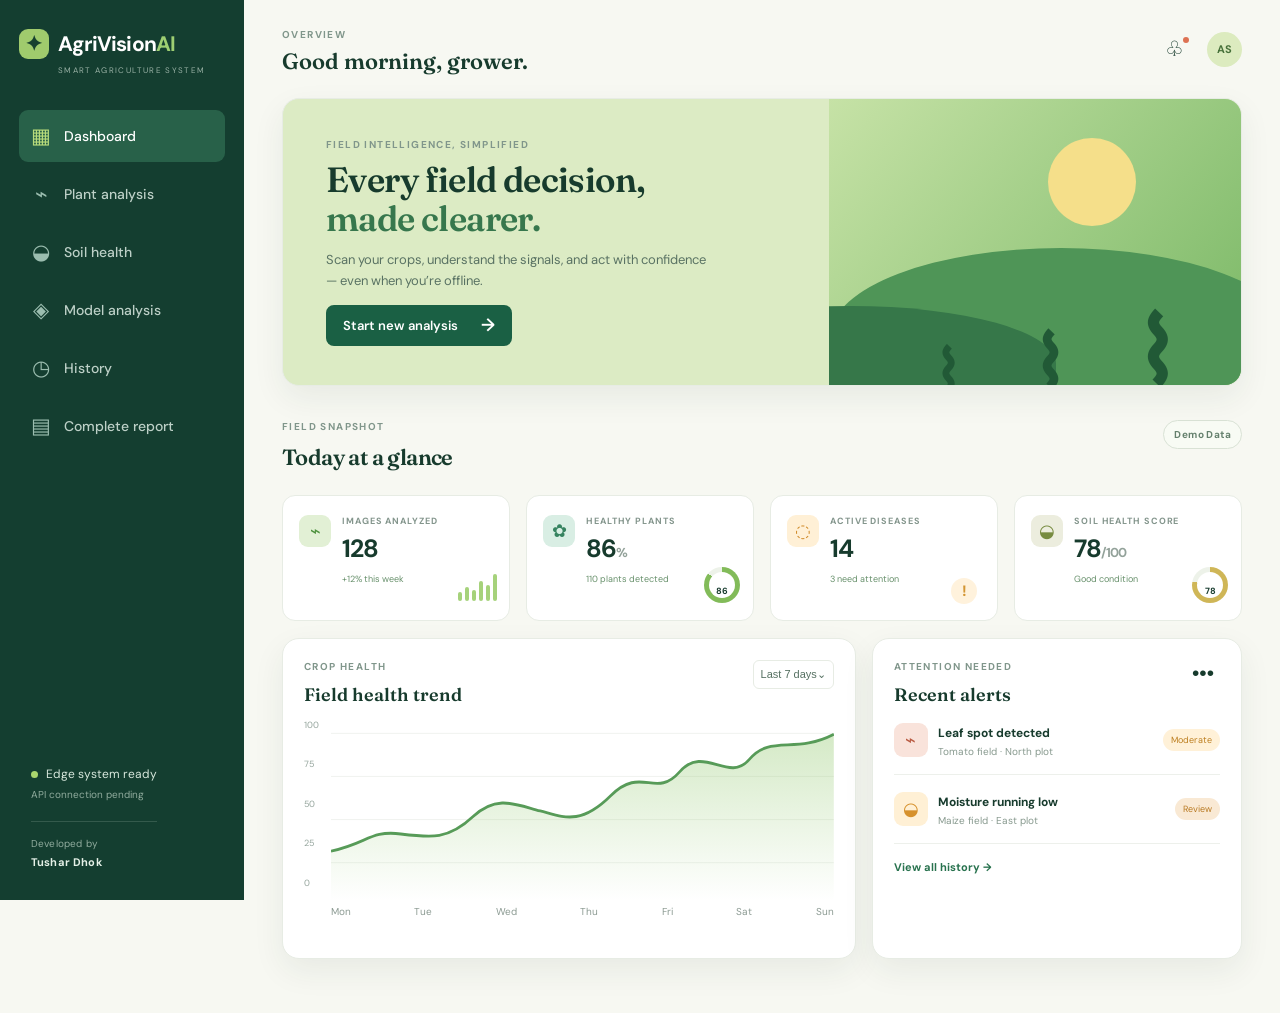
<file: index.html>
<!doctype html>
<html lang="en">
  <head>
    <meta charset="UTF-8" />
    <meta name="viewport" content="width=device-width, initial-scale=1.0" />
    <title>AgriVision AI — Smart Agriculture Analysis</title>
    <link rel="preconnect" href="https://fonts.googleapis.com" />
    <link rel="preconnect" href="https://fonts.gstatic.com" crossorigin />
    <link href="https://fonts.googleapis.com/css2?family=DM+Sans:wght@400;500;600;700&family=Fraunces:opsz,wght@9..144,600;9..144,700&display=swap" rel="stylesheet" />
    <link rel="stylesheet" href="styles.css" />
  </head>
  <body>
    <div class="app-shell">
      <aside class="sidebar">
        <a class="brand" href="#dashboard"><span class="brand-mark">✦</span><span>AgriVision<span>AI</span></span></a>
        <p class="brand-sub">SMART AGRICULTURE SYSTEM</p>
        <nav class="nav" aria-label="Main navigation">
          <a class="nav-link active" href="#dashboard" data-page="dashboard"><i>▦</i> Dashboard</a>
          <a class="nav-link" href="#plant-analysis" data-page="plant-analysis"><i>⌁</i> Plant analysis</a>
          <a class="nav-link" href="#soil-analysis" data-page="soil-analysis"><i>◒</i> Soil health</a>
          <a class="nav-link" href="#models" data-page="models"><i>◈</i> Model analysis</a>
          <a class="nav-link" href="#history" data-page="history"><i>◷</i> History</a>
          <a class="nav-link" href="#report" data-page="report"><i>▤</i> Complete report</a>
        </nav>
        <div class="sidebar-foot"><span class="live-dot"></span> Edge system ready<br><small>API connection pending</small><div class="developer-credit">Developed by <b>Tushar Dhok</b></div></div>
      </aside>

      <main class="main-content">
        <header class="topbar">
          <button class="menu-btn" aria-label="Open menu">☰</button>
          <div class="crumb"><span id="page-kicker">OVERVIEW</span><h1 id="page-title">Good morning, grower.</h1></div>
          <div class="top-actions"><button class="icon-btn" aria-label="Notifications">♧<b></b></button><div class="avatar">AS</div></div>
        </header>

        <section class="page active" id="dashboard">
          <div class="hero panel"><div><p class="eyebrow">FIELD INTELLIGENCE, SIMPLIFIED</p><h2>Every field decision,<br><em>made clearer.</em></h2><p>Scan your crops, understand the signals, and act with confidence — even when you’re offline.</p><a class="primary-btn" href="#plant-analysis" data-go="plant-analysis">Start new analysis <span>→</span></a></div><div class="hero-art" aria-hidden="true"><div class="sun"></div><div class="hill h1"></div><div class="hill h2"></div><div class="plant p1">⌇</div><div class="plant p2">⌇</div><div class="plant p3">⌇</div></div></div>
          <div class="section-heading"><div><p class="eyebrow">FIELD SNAPSHOT</p><h2>Today at a glance</h2></div><span class="demo-pill">Demo Data</span></div>
          <div class="metrics-grid">
            <article class="metric-card"><span class="metric-icon green">⌁</span><div><small>IMAGES ANALYZED</small><strong>128</strong><em>+12% this week</em></div><div class="spark"><span></span><span></span><span></span><span></span><span></span><span></span></div></article>
            <article class="metric-card"><span class="metric-icon mint">✿</span><div><small>HEALTHY PLANTS</small><strong>86<span>%</span></strong><em>110 plants detected</em></div><div class="mini-ring good">86</div></article>
            <article class="metric-card"><span class="metric-icon amber">◌</span><div><small>ACTIVE DISEASES</small><strong>14</strong><em>3 need attention</em></div><div class="warn-mark">!</div></article>
            <article class="metric-card"><span class="metric-icon earth">◒</span><div><small>SOIL HEALTH SCORE</small><strong>78<span>/100</span></strong><em>Good condition</em></div><div class="mini-ring soil">78</div></article>
          </div>
          <div class="dashboard-grid">
            <article class="panel chart-panel"><div class="card-head"><div><p class="eyebrow">CROP HEALTH</p><h3>Field health trend</h3></div><button class="small-select">Last 7 days⌄</button></div><div class="line-chart"><div class="y-labels"><span>100</span><span>75</span><span>50</span><span>25</span><span>0</span></div><svg viewBox="0 0 620 190" preserveAspectRatio="none" aria-label="Crop health chart"><defs><linearGradient id="area" x1="0" x2="0" y1="0" y2="1"><stop stop-color="#8fc76a" stop-opacity=".38"/><stop offset="1" stop-color="#8fc76a" stop-opacity="0"/></linearGradient></defs><path class="gridline" d="M0 15H620M0 60H620M0 105H620M0 150H620"/><path class="area" d="M0 138 C45 130,48 116,86 120 S145 126,175 102 S230 90,258 96 S307 112,345 80 S400 84,430 55 S490 68,516 42 S572 37,620 16 V190 H0Z"/><path class="line" d="M0 138 C45 130,48 116,86 120 S145 126,175 102 S230 90,258 96 S307 112,345 80 S400 84,430 55 S490 68,516 42 S572 37,620 16"/></svg><div class="x-labels"><span>Mon</span><span>Tue</span><span>Wed</span><span>Thu</span><span>Fri</span><span>Sat</span><span>Sun</span></div></div></article>
            <article class="panel alert-panel"><div class="card-head"><div><p class="eyebrow">ATTENTION NEEDED</p><h3>Recent alerts</h3></div><button class="more">•••</button></div><div class="alert-item"><span class="alert-icon red">⌁</span><div><b>Leaf spot detected</b><p>Tomato field · North plot</p></div><span class="tag moderate">Moderate</span></div><div class="alert-item"><span class="alert-icon yellow">◒</span><div><b>Moisture running low</b><p>Maize field · East plot</p></div><span class="tag watch">Review</span></div><a class="text-link" href="#history" data-go="history">View all history →</a></article>
          </div>
        </section>

        <section class="page" id="plant-analysis">
          <div class="page-intro"><div><p class="eyebrow">IMAGE INTELLIGENCE</p><h2>Plant & pest analysis</h2><p>Upload a clear leaf image to screen for disease, pests and visible damage.</p></div><span class="demo-pill">Demo mode · No model connected</span></div>
          <div class="analysis-grid"><article class="panel upload-card"><div class="card-head"><div><p class="eyebrow">01 · IMAGE INPUT</p><h3>Capture the field</h3></div></div><label class="dropzone" for="image-upload"><input type="file" accept="image/*" id="image-upload"/><div id="upload-empty"><span class="upload-icon">⌁</span><b>Drop your image here</b><p>or browse from your device</p><small>JPG, PNG or WEBP · up to 10 MB</small></div><img id="image-preview" alt="Plant upload preview"/></label><button id="analyze-image" class="primary-btn wide">Analyze image <span>→</span></button></article>
          <article class="panel result-card" id="image-result"><div class="empty-result"><span>✦</span><h3>Awaiting an image</h3><p>Upload a plant or leaf image to view a demonstration of the analysis workspace.</p></div><div class="result-content hidden"><div class="card-head"><div><p class="eyebrow">02 · DEMO RESULT</p><h3>Leaf Spot detected</h3></div><span class="status-dot">Moderate</span></div><div class="image-result-body"><div class="analyzed-image"><img id="result-image" alt="Analyzed plant"/><span class="box b1"></span><span class="box b2"></span><span class="box-label">Affected region</span></div><div class="prediction-stats"><div><small>CONFIDENCE</small><strong>94%</strong><span class="bar"><i style="width:94%"></i></span></div><div><small>SEVERITY</small><strong>46%</strong><span class="bar amber-bar"><i style="width:46%"></i></span></div><div><small>PLANT STATUS</small><strong>Diseased</strong><p>Moderate intervention needed</p></div></div></div></div></article></div>
          <div class="explain-grid hidden" id="explain-section"><article class="panel"><div class="card-head"><div><p class="eyebrow">03 · EXPLAINABLE AI</p><h3>Why this prediction?</h3></div><span class="demo-pill">Demo Data</span></div><p class="plain-copy">The model found visual patterns resembling <b>Leaf Spot</b>, driven primarily by the color and distribution of damaged areas.</p><div class="factor-list"><div><span>Brown leaf regions</span><div class="factor-track"><i style="width:92%"></i></div><b>High</b></div><div><span>Spot distribution</span><div class="factor-track"><i style="width:68%"></i></div><b>Medium</b></div><div><span>Leaf color variation</span><div class="factor-track"><i style="width:58%"></i></div><b>Medium</b></div><div><span>Healthy green area</span><div class="factor-track muted"><i style="width:28%"></i></div><b>Low</b></div></div></article><article class="panel severity-card"><p class="eyebrow">DISEASE SEVERITY</p><div class="severity-inner"><div class="gauge"><div><strong>46<small>%</small></strong><span>Moderate</span></div></div><div><h3>Moderate severity</h3><p>Early action can help limit spread across the plot.</p><div class="legend"><span><i class="mild"></i>Mild 0–30%</span><span><i class="moderate-dot"></i>Moderate 31–60%</span><span><i class="severe"></i>Severe 61–100%</span></div></div></div></article></div>
        </section>

        <section class="page" id="soil-analysis"><div class="page-intro"><div><p class="eyebrow">FIELD INTELLIGENCE</p><h2>Soil health & crop suitability</h2><p>Combine soil conditions and climate data to understand your field’s potential.</p></div><span class="demo-pill">Demo mode · No model connected</span></div><div class="soil-grid"><article class="panel soil-form-card"><div class="card-head"><div><p class="eyebrow">01 · SOIL INPUTS</p><h3>Describe your field</h3></div></div><form id="soil-form" class="soil-form"><label>Nitrogen (N)<input type="number" value="72" min="0"/><span>kg/ha</span></label><label>Phosphorus (P)<input type="number" value="38" min="0"/><span>kg/ha</span></label><label>Potassium (K)<input type="number" value="46" min="0"/><span>kg/ha</span></label><label>Soil pH<input type="number" value="6.8" step=".1"/><span>pH</span></label><label>Moisture<input type="number" value="54" min="0" max="100"/><span>%</span></label><label>Temperature<input type="number" value="24"/><span>°C</span></label><label>Humidity<input type="number" value="62"/><span>%</span></label><label>Rainfall<input type="number" value="680"/><span>mm</span></label><label class="wide-field">Soil type<select><option>Loamy</option><option>Clay</option><option>Sandy</option><option>Silty</option></select></label><button class="primary-btn wide" type="submit">Analyze soil <span>→</span></button></form></article><article class="panel soil-results" id="soil-results"><div class="empty-result"><span>◒</span><h3>Field data ready</h3><p>Complete the soil form to display a demo health assessment and crop recommendations.</p></div><div class="soil-content hidden"><div class="card-head"><div><p class="eyebrow">02 · DEMO ASSESSMENT</p><h3>Soil health: Good</h3></div><span class="status-dot good-tag">78 / 100</span></div><div class="score-row"><div class="big-score"><strong>78</strong><span>/100</span></div><div><b>Good growing conditions</b><p>Your field is well-balanced overall. Focus on maintaining moisture and phosphorus levels.</p></div></div><div class="nutrient-grid"><div><span>N</span><b>High</b><i class="n-good"></i></div><div><span>P</span><b>Moderate</b><i class="n-mid"></i></div><div><span>K</span><b>Suitable</b><i class="n-good"></i></div><div><span>pH</span><b>Suitable</b><i class="n-good"></i></div></div><div class="suggestion"><span>✦</span><p><b>Suggested action</b> Add a phosphorus-rich organic amendment before the next planting cycle.</p></div></div></article></div><div class="panel crops-panel hidden" id="crops-section"><div class="card-head"><div><p class="eyebrow">03 · CROP SUITABILITY</p><h3>Your best next crop</h3></div><span class="demo-pill">Demo Data</span></div><div class="crop-recommendation"><div class="crop-rank"><span>01</span><div class="crop-icon">🌾</div><div><h3>Wheat <small>Best match</small></h3><p>pH, nitrogen, temperature and moisture align well with wheat growth.</p></div></div><div class="suitability"><b>91%</b><span>SUITABILITY</span><i><em style="width:91%"></em></i></div></div><div class="other-crops"><div><span>02</span><b>Maize</b><p>Strong nutrient match, slightly lower moisture fit.</p><em>84%</em></div><div><span>03</span><b>Rice</b><p>Good climate fit; needs more field moisture.</p><em>68%</em></div></div></div></section>

        <section class="page" id="models"><div class="page-intro"><div><p class="eyebrow">MODEL OBSERVABILITY</p><h2>Model analysis</h2><p>Connect your trained models to monitor quality, performance and explanation outputs.</p></div><button class="outline-btn">Upload model</button></div><div class="model-note"><span>✦</span><p><b>Integration-ready workspace.</b> Replace the sample metrics below when your API endpoints are connected.</p></div><div class="model-grid"><article class="panel model-card"><span class="model-icon">🐛</span><p>OBJECT DETECTION</p><h3>Pest Detection Model</h3><div class="model-score"><b>92.4%</b><span>accuracy</span></div><div class="model-metrics"><span>Precision <b>91%</b></span><span>Recall <b>89%</b></span><span>F1-score <b>90%</b></span></div><a href="#" class="text-link">View metrics →</a></article><article class="panel model-card"><span class="model-icon">🦠</span><p>CLASSIFICATION</p><h3>Plant Disease Model</h3><div class="model-score"><b>94.1%</b><span>accuracy</span></div><div class="model-metrics"><span>Precision <b>93%</b></span><span>Recall <b>92%</b></span><span>F1-score <b>92%</b></span></div><a href="#" class="text-link">View metrics →</a></article><article class="panel model-card"><span class="model-icon">◌</span><p>REGRESSION</p><h3>Disease Severity Model</h3><div class="model-score"><b>89.7%</b><span>accuracy</span></div><div class="model-metrics"><span>MAE <b>4.2</b></span><span>RMSE <b>5.9</b></span><span>R² <b>.87</b></span></div><a href="#" class="text-link">View metrics →</a></article><article class="panel model-card"><span class="model-icon">🌱</span><p>REGRESSION</p><h3>Soil Health Model</h3><div class="model-score"><b>90.8%</b><span>accuracy</span></div><div class="model-metrics"><span>Precision <b>89%</b></span><span>Recall <b>90%</b></span><span>F1-score <b>89%</b></span></div><a href="#" class="text-link">View metrics →</a></article><article class="panel model-card"><span class="model-icon">🌾</span><p>RANKING</p><h3>Crop Suitability Model</h3><div class="model-score"><b>93.2%</b><span>accuracy</span></div><div class="model-metrics"><span>Precision <b>92%</b></span><span>Recall <b>91%</b></span><span>F1-score <b>91%</b></span></div><a href="#" class="text-link">View metrics →</a></article></div></section>

        <section class="page" id="history"><div class="page-intro"><div><p class="eyebrow">ANALYSIS LOG</p><h2>Field history</h2><p>A traceable record of every image and soil assessment.</p></div><button class="outline-btn">Export history</button></div><article class="panel table-panel"><div class="table-wrap"><table><thead><tr><th>Date</th><th>Image</th><th>Disease / Pest</th><th>Confidence</th><th>Severity</th><th>Soil health</th><th>Recommended crop</th><th></th></tr></thead><tbody><tr><td>Today, 10:24</td><td><span class="thumb t1">⌁</span></td><td><b>Leaf Spot</b><small>Disease</small></td><td>94%</td><td><span class="tag moderate">46% · Moderate</span></td><td>78 / 100</td><td>Wheat</td><td>→</td></tr><tr><td>Aug 17, 14:16</td><td><span class="thumb t2">⌁</span></td><td><b>Healthy</b><small>Plant</small></td><td>98%</td><td><span class="tag healthy">None</span></td><td>82 / 100</td><td>Maize</td><td>→</td></tr><tr><td>Aug 15, 09:42</td><td><span class="thumb t3">⌁</span></td><td><b>Aphid</b><small>Pest</small></td><td>87%</td><td><span class="tag watch">Low</span></td><td>74 / 100</td><td>Wheat</td><td>→</td></tr></tbody></table></div></article></section>

        <section class="page" id="report"><div class="report-hero panel"><p class="eyebrow">COMPLETE ANALYSIS REPORT</p><h2>One clear view of<br><em>your field.</em></h2><p>This report brings together the latest crop image, disease explanation, soil assessment and crop recommendation.</p><button id="download-report" class="primary-btn">Download report <span>↓</span></button></div><div class="report-grid"><article class="panel report-summary"><span>⌁</span><p>PLANT HEALTH</p><h3>Leaf Spot</h3><b>94% confidence</b><small>Moderate severity · 46%</small></article><article class="panel report-summary"><span>◒</span><p>SOIL HEALTH</p><h3>Good</h3><b>78 / 100</b><small>Phosphorus needs attention</small></article><article class="panel report-summary"><span>🌾</span><p>TOP CROP MATCH</p><h3>Wheat</h3><b>91% suitable</b><small>Excellent pH & nutrient alignment</small></article></div><article class="panel report-next"><span>✦</span><div><p class="eyebrow">RECOMMENDED NEXT STEP</p><h3>Treat affected tomato leaves and monitor the north plot in 3 days.</h3></div><button class="outline-btn" data-go="plant-analysis">Review analysis</button></article></section>
      </main>
    </div>
    <div class="toast" id="toast">Demo analysis complete — connect an API to use live predictions.</div>
    <script src="app.js"></script>
  </body>
</html>
</file>
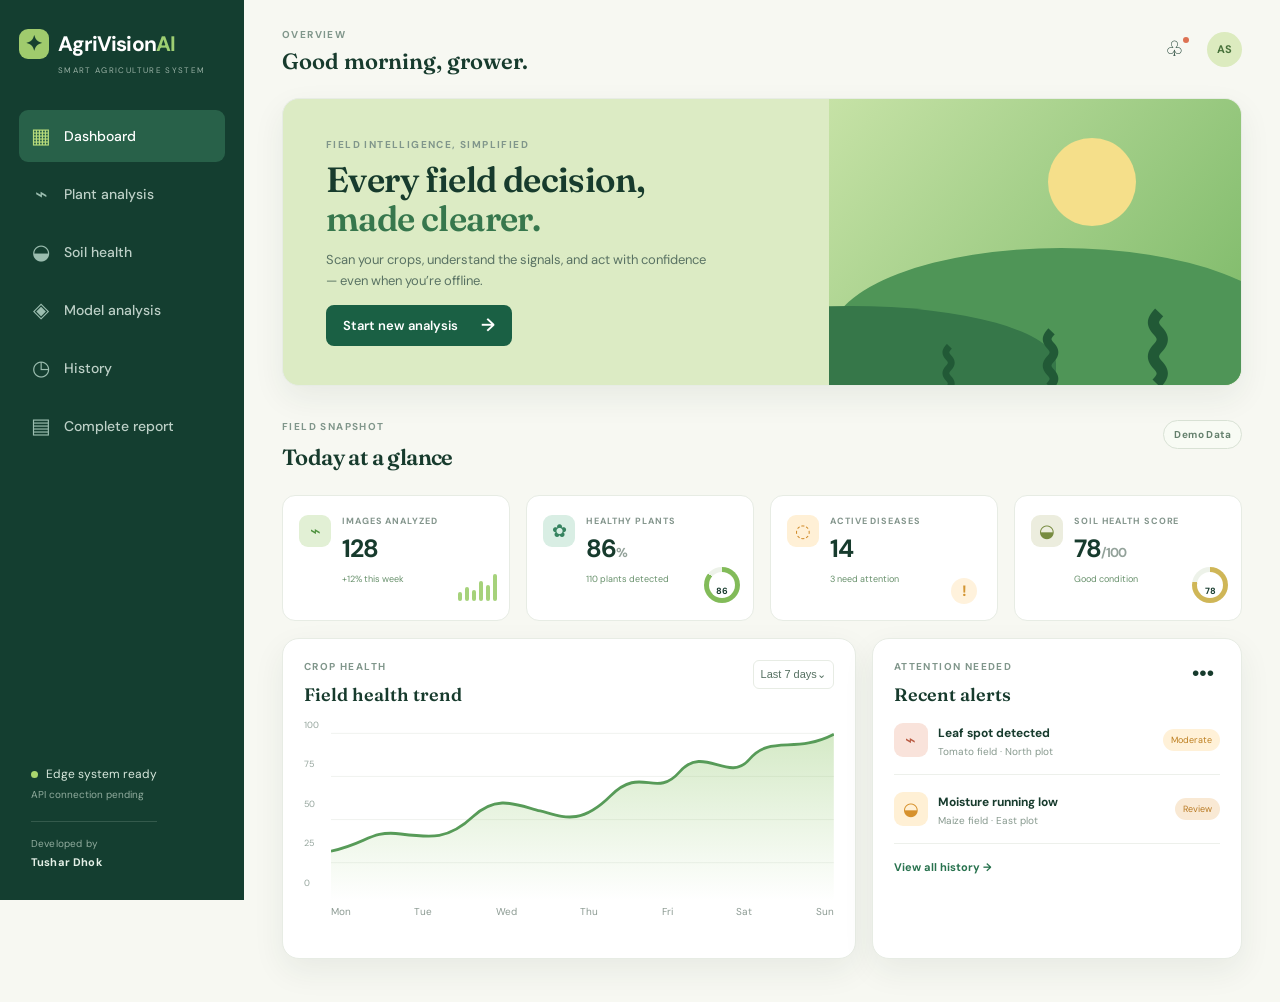
<file: outputs/AgriVisionAI.html>
<!doctype html>
<html lang="en">
  <head>
    <meta charset="utf-8" />
    <meta http-equiv="refresh" content="0; url=../index.html" />
    <title>Open AgriVision AI</title>
  </head>
  <body>
    <p>Opening <a href="../index.html">AgriVision AI</a>…</p>
  </body>
</html>
</file>
<file: styles.css>
:root{--ink:#173b2d;--muted:#789088;--green:#1e6c4c;--lime:#9bcb68;--cream:#f7f8f2;--paper:#fff;--line:#e7ece4;--amber:#e6a63c;--red:#ca674e;--shadow:0 12px 32px rgba(25,58,43,.07)}*{box-sizing:border-box}body{margin:0;background:var(--cream);color:var(--ink);font:15px 'DM Sans',sans-serif}.app-shell{display:flex;min-height:100vh}.sidebar{width:244px;background:#143e30;color:#e7f0e7;padding:29px 19px;position:fixed;inset:0 auto 0 0;z-index:3}.brand{color:#fff;text-decoration:none;font-size:21px;font-weight:700;letter-spacing:-.8px;display:flex;align-items:center;gap:9px}.brand>span:last-child span{color:#9dce72}.brand-mark{display:grid;place-items:center;width:30px;height:30px;border-radius:9px;background:#a0cb6d;color:#17412f}.brand-sub{font-size:8px;letter-spacing:1.35px;color:#9ab2a6;margin:6px 0 35px 39px}.nav{display:grid;gap:6px}.nav-link{color:#bdd0c7;text-decoration:none;padding:12px 12px;border-radius:9px;display:flex;align-items:center;gap:13px;font-size:14px;font-weight:500}.nav-link i{font-style:normal;font-size:21px;width:20px;text-align:center;color:#9bbdaf}.nav-link:hover,.nav-link.active{color:#fff;background:#286149}.nav-link.active i{color:#b8db7b}.sidebar-foot{position:absolute;bottom:28px;left:31px;font-size:12px;line-height:1.7;color:#d7e7dc}.sidebar-foot small{color:#91ac9e;font-size:10px}.live-dot{display:inline-block;width:7px;height:7px;background:#aad66e;border-radius:50%;margin-right:5px}.main-content{width:calc(100% - 244px);margin-left:244px;padding:0 38px 54px}.topbar{height:98px;display:flex;align-items:center;justify-content:space-between}.crumb span,.eyebrow{font-size:10px;letter-spacing:1.4px;color:#80968b;font-weight:700}.crumb h1{font:600 22px Fraunces,serif;margin:4px 0 0}.top-actions{display:flex;align-items:center;gap:17px}.icon-btn,.more,.menu-btn{border:0;background:transparent;color:var(--ink);font-size:21px;cursor:pointer;position:relative}.icon-btn b{position:absolute;width:6px;height:6px;background:#dd7253;border-radius:50%;right:1px;top:1px}.avatar{width:35px;height:35px;border-radius:50%;display:grid;place-items:center;background:#dcebbf;color:#47713a;font-size:11px;font-weight:700}.menu-btn{display:none}.page{display:none;max-width:1280px;margin:auto}.page.active{display:block}.panel{background:var(--paper);border:1px solid var(--line);border-radius:17px;box-shadow:var(--shadow)}h2,h3,p{margin-top:0}h2{font:600 28px Fraunces,serif;letter-spacing:-.6px;margin-bottom:7px}h3{font:600 18px Fraunces,serif;margin-bottom:0}.hero{min-height:272px;overflow:hidden;padding:39px 43px;display:flex;justify-content:space-between;background:#dcebc4;position:relative}.hero h2{font-size:35px;line-height:1.1;margin:8px 0 12px}.hero h2 em,.report-hero em{color:#37774d;font-style:normal}.hero p:not(.eyebrow){width:390px;color:#597263;font-size:13px;line-height:1.6}.primary-btn,.outline-btn{border:0;border-radius:8px;background:#1a6044;color:white;text-decoration:none;padding:12px 17px;font:600 13px 'DM Sans';display:inline-flex;align-items:center;gap:23px;cursor:pointer}.primary-btn span{font-size:18px;line-height:12px}.primary-btn:hover{background:#114b34}.hero-art{width:43%;position:absolute;right:0;inset-block:0;background:linear-gradient(130deg,#c6e2a6,#7ab866);overflow:hidden}.sun{width:88px;height:88px;border-radius:50%;background:#f5df8a;position:absolute;right:105px;top:39px}.hill{position:absolute;border-radius:50% 50% 0 0}.h1{background:#4f9557;width:460px;height:175px;bottom:-38px;right:-50px}.h2{background:#367749;width:410px;height:115px;bottom:-36px;right:185px}.plant{position:absolute;font-size:90px;line-height:1;color:#215936;font-weight:bold;bottom:-14px;z-index:2}.p1{right:63px}.p2{right:175px;font-size:70px}.p3{right:280px;font-size:55px}.section-heading,.page-intro,.card-head{display:flex;justify-content:space-between;align-items:flex-start}.section-heading{margin:34px 0 17px}.section-heading h2{font-size:22px}.demo-pill{font-size:10px;border:1px solid #d9e2d5;background:#f8fbf4;color:#65806d;border-radius:20px;padding:7px 10px;font-weight:700;letter-spacing:.4px}.metrics-grid{display:grid;grid-template-columns:repeat(4,1fr);gap:16px}.metric-card{min-height:126px;border:1px solid var(--line);background:#fff;border-radius:13px;padding:19px 16px;display:flex;gap:11px;position:relative;overflow:hidden}.metric-icon{height:32px;width:32px;border-radius:9px;display:grid;place-items:center;font-size:18px}.green{background:#e2f0d5;color:#4d913d}.mint{background:#d9eee4;color:#368360}.amber{background:#fff0d6;color:#d08a28}.earth{background:#ecedde;color:#778b40}.metric-card small{font-size:9px;letter-spacing:.9px;font-weight:700;color:#83958c;display:block}.metric-card strong{font-size:25px;display:block;margin:5px 0 2px;letter-spacing:-1px}.metric-card strong span{font-size:13px;color:#93a29a}.metric-card em{font-size:9px;color:#67906b;font-style:normal}.spark{position:absolute;right:12px;bottom:19px;height:27px;display:flex;align-items:end;gap:3px}.spark span{width:4px;background:#a6d27b;border-radius:4px}.spark span:nth-child(1){height:9px}.spark span:nth-child(2){height:14px}.spark span:nth-child(3){height:11px}.spark span:nth-child(4){height:20px}.spark span:nth-child(5){height:16px}.spark span:nth-child(6){height:27px}.mini-ring{position:absolute;right:13px;bottom:17px;width:36px;height:36px;border-radius:50%;display:grid;place-items:center;font-size:9px;font-weight:700;background:conic-gradient(#82bb59 0 86%,#edf2e9 0)}.mini-ring:before{content:"";position:absolute;inset:5px;border-radius:50%;background:#fff}.mini-ring{isolation:isolate}.mini-ring::after{content:attr(class);display:none}.mini-ring{color:var(--ink)}.mini-ring.good,.mini-ring.soil{font-size:0}.mini-ring.good:after{content:'86';display:block;z-index:1;font-size:9px}.mini-ring.soil:after{content:'78';display:block;z-index:1;font-size:9px}.soil{background:conic-gradient(#cfb657 0 78%,#edf2e9 0)}.warn-mark{position:absolute;right:20px;bottom:16px;width:26px;height:26px;border-radius:50%;background:#fff2dc;color:#d39532;display:grid;place-items:center;font-weight:700}.dashboard-grid{display:grid;grid-template-columns:1.55fr 1fr;gap:16px;margin-top:17px}.chart-panel,.alert-panel{padding:21px}.card-head h3{font-size:18px;margin-top:4px}.small-select{border:1px solid var(--line);border-radius:6px;padding:7px;background:#fff;color:#557061;font-size:11px}.line-chart{height:218px;margin-top:13px;padding-left:27px;position:relative}.line-chart svg{width:100%;height:182px}.gridline{stroke:#eef1ed;stroke-width:1}.area{fill:url(#area)}.line{fill:none;stroke:#579b58;stroke-width:3}.y-labels{position:absolute;left:0;top:0;height:170px;display:flex;flex-direction:column;justify-content:space-between;color:#95a59d;font-size:9px}.x-labels{display:flex;justify-content:space-between;font-size:10px;color:#8b9a92;margin-top:-1px}.alert-item{display:flex;align-items:center;gap:10px;padding:16px 0;border-bottom:1px solid #edf0eb}.alert-icon{width:34px;height:34px;border-radius:9px;display:grid;place-items:center;font-size:18px}.red{background:#f9e3db;color:#b95a42}.yellow{background:#fff0d5;color:#d6912c}.alert-item div{flex:1}.alert-item b{font-size:12px}.alert-item p{font-size:10px;color:#87998e;margin:3px 0 0}.tag{font-size:9px;border-radius:20px;padding:5px 8px;white-space:nowrap}.moderate{background:#fff1d8;color:#bd7f20}.watch{background:#f9e9d4;color:#b87921}.healthy{background:#e5f2dc;color:#4d913d}.text-link{font-size:11px;color:#28724e;text-decoration:none;font-weight:700;display:block;margin-top:16px}.page-intro{margin:5px 0 23px}.page-intro p:not(.eyebrow){font-size:13px;color:#73877c;margin:7px 0}.analysis-grid,.soil-grid{display:grid;grid-template-columns:.95fr 1.35fr;gap:18px}.upload-card,.result-card,.soil-form-card,.soil-results{padding:22px}.dropzone{height:260px;border:1.5px dashed #c8dac7;background:#f8fbf6;margin:19px 0 14px;border-radius:11px;display:grid;place-items:center;text-align:center;overflow:hidden;cursor:pointer}.dropzone input{display:none}.upload-icon{font-size:34px;color:#79ad65;display:block;margin-bottom:9px}.dropzone b{font-size:13px;display:block}.dropzone p{font-size:11px;color:#759084;margin:5px}.dropzone small{font-size:9px;color:#a0aea6}.dropzone img{display:none;width:100%;height:100%;object-fit:cover}.dropzone img.show{display:block}.wide{width:100%;justify-content:center}.empty-result{height:354px;display:grid;place-content:center;text-align:center;color:#7f9488}.empty-result span{font-size:34px;color:#96bd77}.empty-result h3{margin:9px 0 5px}.empty-result p{font-size:12px;max-width:280px;line-height:1.5;margin:auto}.hidden{display:none!important}.status-dot{background:#fff0da;color:#bd8129;padding:6px 9px;border-radius:20px;font-size:10px;font-weight:700}.image-result-body{display:grid;grid-template-columns:1.25fr .75fr;gap:18px;margin-top:18px}.analyzed-image{height:247px;border-radius:10px;overflow:hidden;position:relative;background:#e4ecdf}.analyzed-image img{width:100%;height:100%;object-fit:cover}.box{position:absolute;border:2px solid #ffbc39;border-radius:3px}.b1{width:35%;height:28%;top:26%;left:29%}.b2{width:23%;height:20%;top:53%;left:53%}.box-label{position:absolute;top:18%;left:29%;background:#eaa434;color:#fff;font-size:8px;padding:4px}.prediction-stats{display:grid;align-content:start;gap:18px}.prediction-stats small{display:block;color:#84968c;font-weight:700;font-size:9px;letter-spacing:.9px}.prediction-stats strong{font-size:21px;display:block;margin:4px 0}.prediction-stats p{font-size:10px;color:#789084;margin:4px 0}.bar{height:5px;border-radius:5px;background:#ecf1ea;display:block}.bar i{display:block;height:100%;background:#74af58;border-radius:5px}.amber-bar i{background:#e7a63e}.explain-grid{display:grid;grid-template-columns:1.35fr 1fr;gap:18px;margin-top:18px}.explain-grid .panel{padding:22px}.plain-copy{font-size:12px;line-height:1.7;color:#657c70;margin:19px 0}.factor-list{display:grid;gap:13px}.factor-list>div{display:grid;grid-template-columns:135px 1fr 48px;align-items:center;gap:10px;font-size:11px}.factor-list b{font-size:10px;color:#648071}.factor-track{height:7px;background:#edf2eb;border-radius:10px}.factor-track i{height:100%;display:block;background:#6faa59;border-radius:10px}.factor-track.muted i{background:#c0d2ba}.severity-inner{display:flex;align-items:center;gap:23px;margin-top:17px}.gauge{width:132px;height:132px;border-radius:50%;background:conic-gradient(#e0a33c 0 46%,#eff1e9 0);position:relative;display:grid;place-items:center;flex-shrink:0}.gauge:before{content:"";position:absolute;inset:11px;background:#fff;border-radius:50%}.gauge div{position:relative;text-align:center}.gauge strong{font-size:27px;display:block}.gauge small{font-size:13px}.gauge span{font-size:9px;color:#a1752c}.severity-inner p{font-size:11px;color:#748a7e;line-height:1.55}.legend{display:grid;gap:5px;font-size:9px;color:#7b9085}.legend i{display:inline-block;width:7px;height:7px;border-radius:50%;margin-right:6px}.mild{background:#88bb5a}.moderate-dot{background:#e0a33c}.severe{background:#d36a51}.soil-form{display:grid;grid-template-columns:1fr 1fr;gap:13px;margin-top:20px}.soil-form label{font-size:10px;color:#6f867a;position:relative}.soil-form input,.soil-form select{display:block;width:100%;margin-top:6px;border:1px solid #dfe7dd;border-radius:7px;padding:10px 39px 10px 10px;font:13px 'DM Sans';color:var(--ink);background:#fff;outline-color:#92c26a}.soil-form label>span{position:absolute;right:10px;bottom:11px;color:#a4b1aa;font-size:9px}.wide-field{grid-column:span 2}.soil-form .wide{grid-column:span 2;margin-top:5px}.soil-results{min-height:430px}.good-tag{background:#e7f3df;color:#548d3e}.score-row{display:flex;gap:18px;align-items:center;margin:24px 0}.big-score{width:94px;height:94px;border-radius:50%;background:#e9f3df;color:#4a8a41;display:grid;place-content:center;text-align:center;flex-shrink:0}.big-score strong{font-size:31px;line-height:25px}.big-score span{font-size:10px}.score-row b{font-size:14px}.score-row p{font-size:11px;line-height:1.55;color:#71887b;margin:5px 0}.nutrient-grid{display:grid;grid-template-columns:repeat(4,1fr);gap:8px}.nutrient-grid>div{border:1px solid #e9eee7;border-radius:8px;padding:11px 8px;position:relative}.nutrient-grid span{font:600 16px Fraunces;color:#599045}.nutrient-grid b{display:block;font-size:9px;margin-top:4px}.nutrient-grid i{position:absolute;width:5px;height:5px;border-radius:50%;right:9px;top:13px}.n-good{background:#72aa56}.n-mid{background:#e0a33c}.suggestion{background:#f2f7ec;border-radius:9px;margin-top:17px;padding:11px;display:flex;gap:9px}.suggestion span{color:#679d55}.suggestion p{font-size:10px;color:#668070;line-height:1.5;margin:0}.crops-panel{margin-top:18px;padding:22px}.crop-recommendation{background:#f1f7e9;border-radius:12px;padding:19px;display:flex;justify-content:space-between;align-items:center;margin-top:18px}.crop-rank{display:flex;align-items:center;gap:13px}.crop-rank>span{font:600 20px Fraunces;color:#9bb58d}.crop-icon{width:43px;height:43px;background:#d5eac0;border-radius:10px;display:grid;place-items:center;font-size:21px}.crop-rank h3 small{font:500 9px 'DM Sans';background:#d6eac4;color:#579048;padding:3px 6px;border-radius:10px;margin-left:5px}.crop-rank p{font-size:11px;color:#718979;margin:5px 0 0}.suitability{text-align:right}.suitability b{font-size:22px}.suitability span{display:block;font-size:8px;letter-spacing:1px;color:#7e9688}.suitability i{display:block;width:92px;background:#dde9d9;height:5px;border-radius:4px;margin-top:7px}.suitability em{height:100%;display:block;background:#76ac58;border-radius:4px}.other-crops{display:grid;grid-template-columns:1fr 1fr;gap:28px;margin-top:16px}.other-crops>div{display:grid;grid-template-columns:25px 70px 1fr 35px;gap:8px;align-items:center;font-size:11px}.other-crops span{font:600 15px Fraunces;color:#a2b59f}.other-crops p{margin:0;color:#82958a;font-size:10px}.other-crops em{font-style:normal;font-weight:700;color:#548b42}.outline-btn{background:white;color:#246245;border:1px solid #bcd2bd;gap:7px}.model-note{background:#e8f3df;border-radius:10px;padding:13px 16px;display:flex;gap:9px;color:#527463;margin-bottom:18px;font-size:12px}.model-note p{margin:0}.model-note span{color:#6b9f52}.model-grid{display:grid;grid-template-columns:repeat(3,1fr);gap:16px}.model-card{padding:20px}.model-card:nth-child(n+4){grid-column:auto}.model-icon{font-size:23px}.model-card p{font-size:9px;color:#849a8c;font-weight:700;letter-spacing:1px;margin:11px 0 4px}.model-score{display:flex;align-items:baseline;gap:5px;margin:18px 0}.model-score b{font:600 27px Fraunces}.model-score span{font-size:10px;color:#809489}.model-metrics{display:flex;justify-content:space-between;border-top:1px solid #ecf0eb;padding-top:12px;font-size:10px;color:#8da094}.model-metrics b{display:block;color:#416f56;margin-top:3px}.table-panel{padding:6px 20px}.table-wrap{overflow:auto}table{width:100%;border-collapse:collapse;text-align:left;min-width:720px}th{font-size:9px;color:#83988d;letter-spacing:.8px;padding:15px 8px;border-bottom:1px solid #e8ede6}td{font-size:11px;padding:14px 8px;border-bottom:1px solid #edf1eb;color:#526c60}td b{font-size:11px;color:var(--ink)}td small{display:block;color:#98a69f;font-size:9px;margin-top:3px}.thumb{width:31px;height:31px;border-radius:6px;display:grid;place-items:center;color:white}.t1{background:#879f5f}.t2{background:#6ea164}.t3{background:#c89a54}.report-hero{min-height:258px;background:#e0edcd;padding:39px 43px;position:relative;overflow:hidden}.report-hero:after{content:'✦';font-size:280px;color:#c2dea8;position:absolute;right:45px;top:-20px}.report-hero h2{font-size:34px;line-height:1.1;margin:8px 0}.report-hero p:not(.eyebrow){max-width:440px;font-size:13px;color:#647d6d;line-height:1.55}.report-grid{display:grid;grid-template-columns:repeat(3,1fr);gap:16px;margin-top:17px}.report-summary{padding:20px}.report-summary>span{font-size:22px}.report-summary p{font-size:9px;color:#83998c;letter-spacing:1px;font-weight:700;margin:11px 0 4px}.report-summary h3{margin-bottom:8px}.report-summary b{font-size:12px;color:#3c7953;display:block}.report-summary small{font-size:10px;color:#87998f;display:block;margin-top:5px}.report-next{margin-top:16px;padding:22px;display:flex;align-items:center;gap:13px}.report-next>span{font-size:24px;color:#6d9b55}.report-next div{flex:1}.report-next h3{font-size:16px;margin-top:5px}.toast{position:fixed;bottom:22px;right:22px;background:#173e30;color:#fff;padding:12px 16px;border-radius:8px;box-shadow:var(--shadow);font-size:12px;transform:translateY(20px);opacity:0;transition:.25s;z-index:5}.toast.show{transform:translateY(0);opacity:1}@media(max-width:1050px){.metrics-grid{grid-template-columns:repeat(2,1fr)}.model-grid{grid-template-columns:repeat(2,1fr)}.hero-art{width:38%}}@media(max-width:760px){.sidebar{transform:translateX(-100%);transition:.25s;width:250px}.sidebar.open{transform:translateX(0)}.main-content{width:100%;margin-left:0;padding:0 17px 35px}.menu-btn{display:block}.topbar{height:77px}.hero{padding:29px;min-height:245px}.hero-art{opacity:.28;width:100%}.hero>div:first-child{z-index:1}.hero h2{font-size:29px}.hero p:not(.eyebrow){width:auto}.metrics-grid,.dashboard-grid,.analysis-grid,.soil-grid,.explain-grid,.report-grid,.model-grid{grid-template-columns:1fr}.section-heading{margin-top:25px}.image-result-body{grid-template-columns:1fr}.analyzed-image{height:220px}.explain-grid{margin-top:16px}.crop-recommendation{align-items:flex-start;gap:13px}.crop-rank{align-items:flex-start}.suitability{flex-shrink:0}.other-crops{grid-template-columns:1fr;gap:14px}.report-next{align-items:flex-start;flex-direction:column}.page-intro{gap:10px;flex-direction:column}.factor-list>div{grid-template-columns:110px 1fr 40px}.soil-form{gap:10px}.top-actions{gap:10px}.crumb h1{font-size:18px}.severity-inner{flex-direction:column;align-items:flex-start}.nutrient-grid{grid-template-columns:repeat(2,1fr)}}
.developer-credit{margin-top:17px;padding-top:13px;border-top:1px solid rgba(218,235,222,.16);font-size:10px;color:#91ac9e;letter-spacing:.15px}.developer-credit b{display:block;color:#e5f0e7;font-size:11px;margin-top:1px}
</file>
